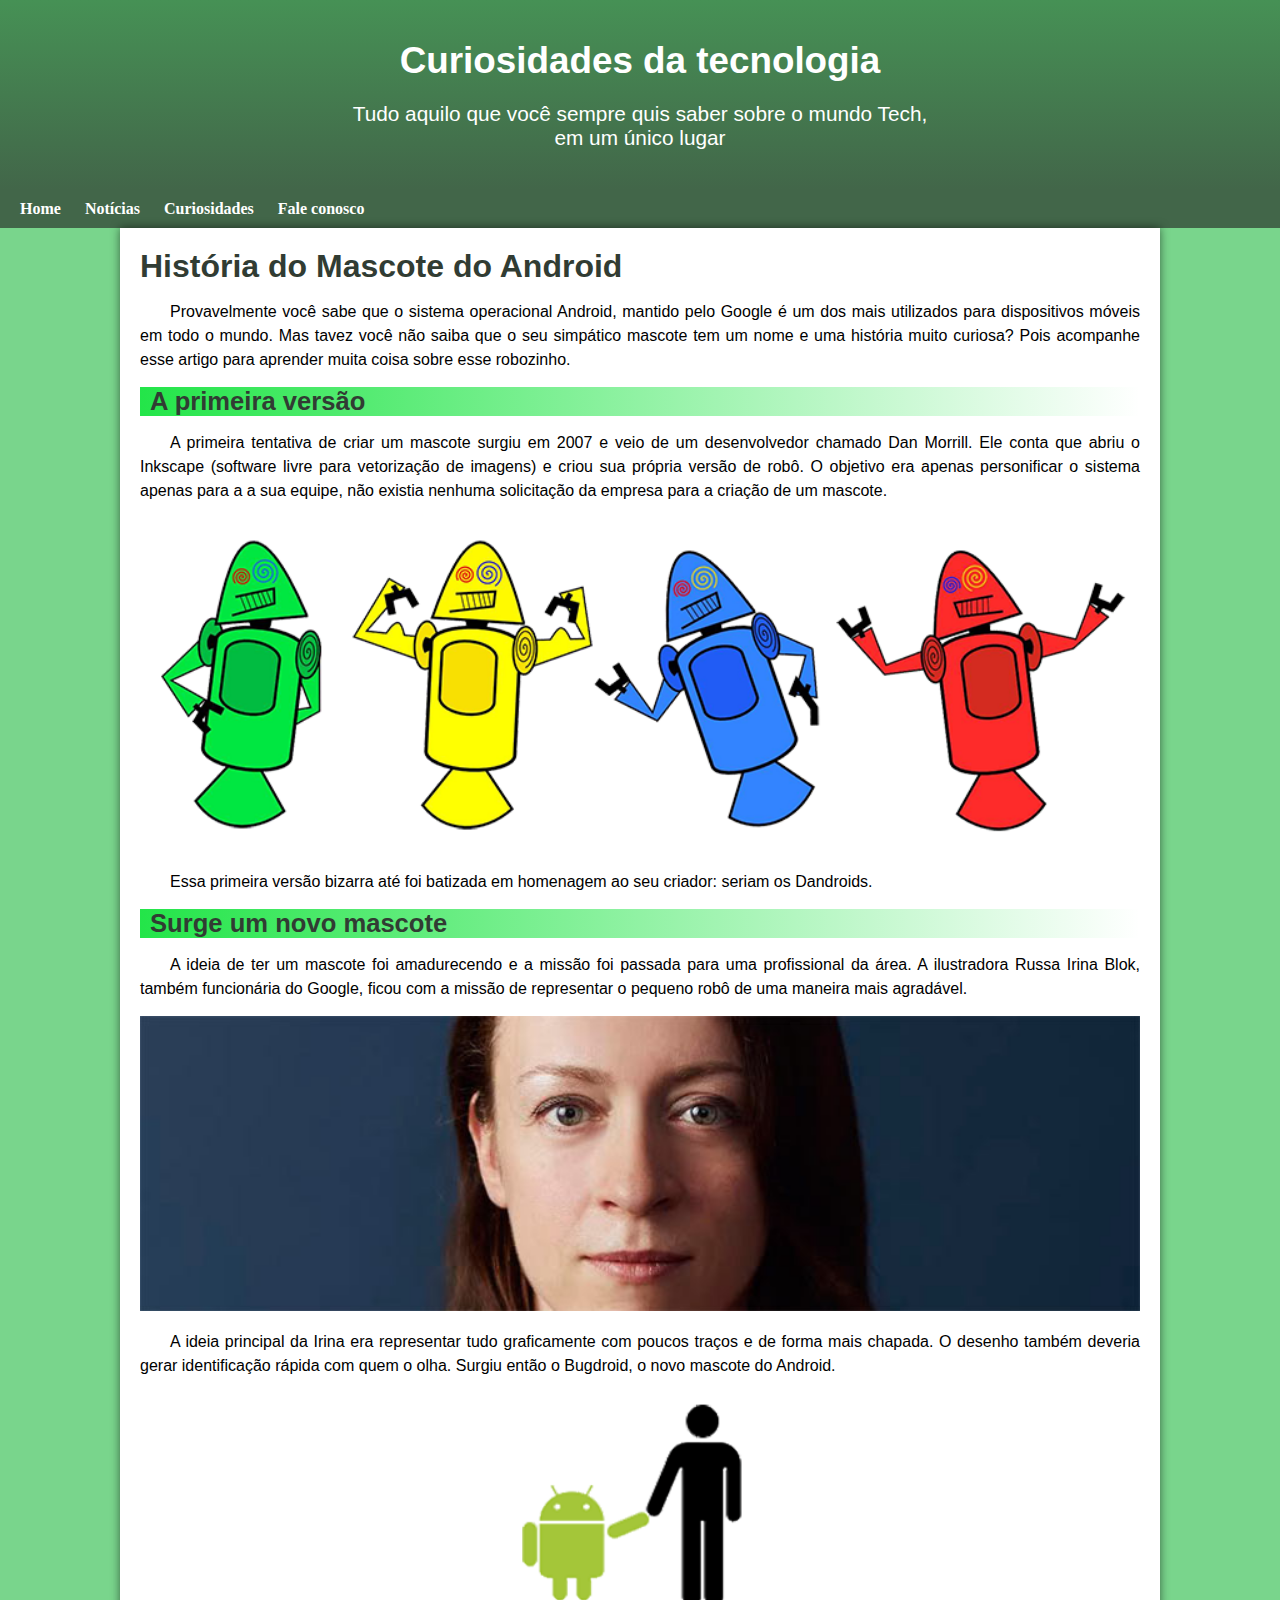
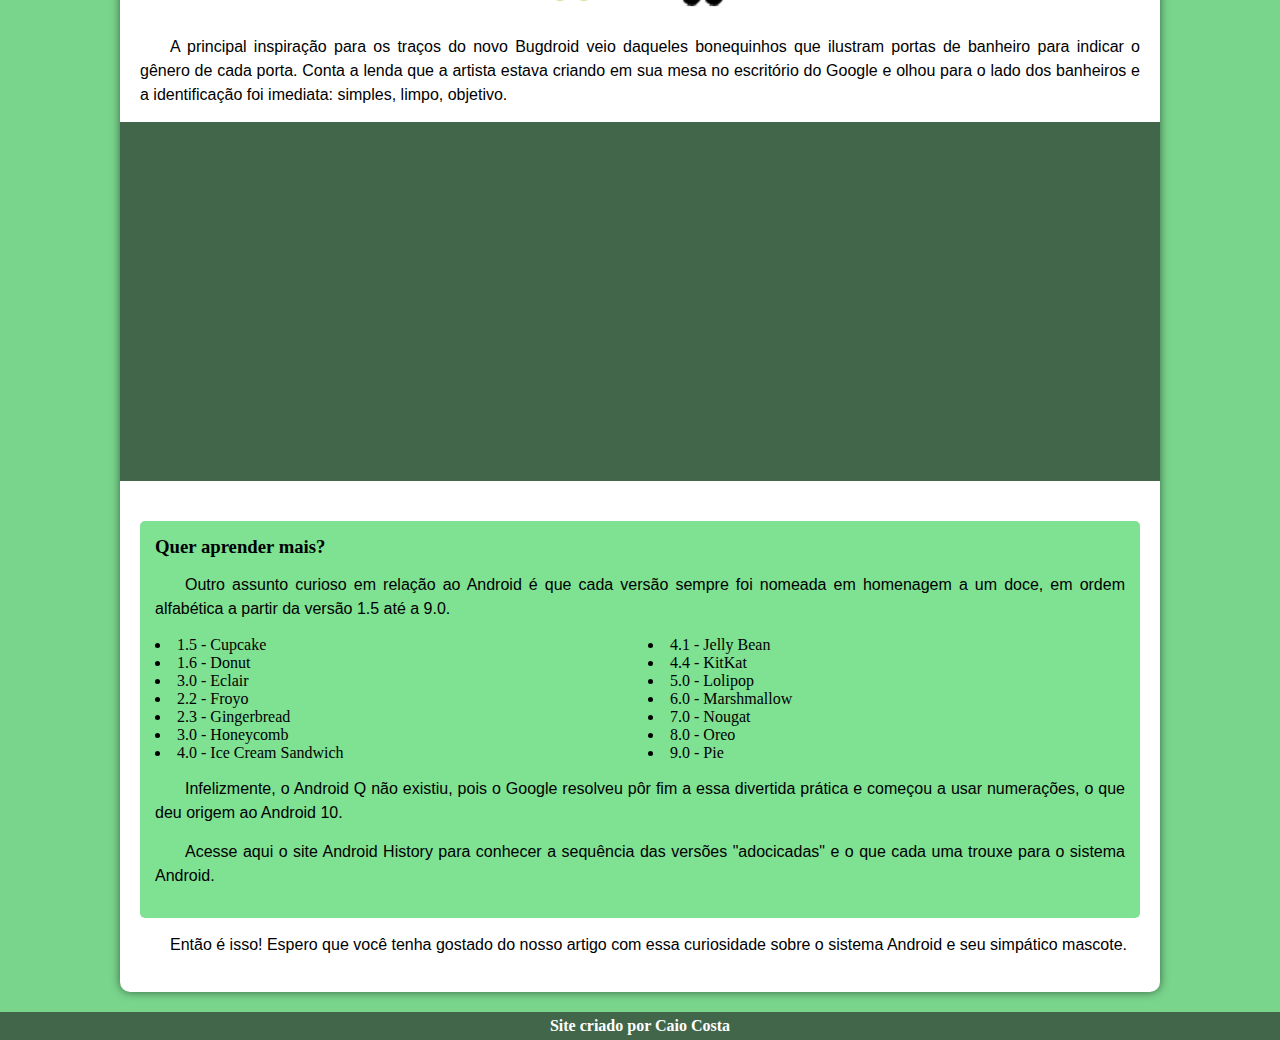
<file: projeto1/index.html>
<!DOCTYPE html>
<html lang="pt-br">
<head>
    <meta charset="UTF-8">
    <meta name="viewport" content="width=device-width, initial-scale=1.0">
    <title>Desafio curso em video resolvido</title>
    <link rel="stylesheet" href="style/style.css">
    <link rel="shortcut icon" href="imagens/favicon.ico" type="image/x-icon">
</head>
<body>
    <header>
        <h1>Curiosidades da tecnologia</h1>

        <p>Tudo aquilo que você sempre quis saber sobre o mundo Tech, em um único lugar</p>
    </header>

    <menu>
        <a href="#">Home</a>
        <a href="#">Notícias</a>
        <a href="#">Curiosidades</a>
        <a href="#">Fale conosco</a>
    </menu>

    <main>
        
            <h1>História do Mascote do Android</h1>

            <p>
                Provavelmente você sabe que o sistema operacional Android, mantido pelo Google é um dos mais utilizados para dispositivos móveis em
                todo o mundo. Mas tavez você não saiba que o seu simpático mascote tem um nome e uma história muito curiosa? Pois acompanhe esse
                artigo para aprender muita coisa sobre esse robozinho.
            </p>

            <h2>A primeira versão</h2>

            <p>
                A primeira tentativa de criar um mascote surgiu em 2007 e veio de um desenvolvedor chamado Dan Morrill. Ele conta que abriu o
                Inkscape (software livre para vetorização de imagens) e criou sua própria versão de robô. O objetivo era apenas personificar o
                sistema apenas para a a sua equipe, não existia nenhuma solicitação da empresa para a criação de um mascote.
            </p>

            <picture>
                <source media="(max-width: 600px)" srcset="imagens/dan-droids-pq.png">
                <img src="imagens/dan-droids.png" alt="">
            </picture>

            <p>Essa primeira versão bizarra até foi batizada em homenagem ao seu criador: seriam os Dandroids.</p>

            <h2>Surge um novo mascote</h2>

            <p>
                A ideia de ter um mascote foi amadurecendo e a missão foi passada para uma profissional da área. A ilustradora Russa Irina Blok,
                também funcionária do Google, ficou com a missão de representar o pequeno robô de uma maneira mais agradável.
            </p>

            <picture>
                <source media="(max-width: 600px)" srcset="imagens/irina-blok-pq.jpg">
                <img src="imagens/irina-blok.jpg" alt="">
            </picture>

            <p>
                A ideia principal da Irina era representar tudo graficamente com poucos traços e de forma mais chapada. O desenho também deveria
                gerar identificação rápida com quem o olha. Surgiu então o Bugdroid, o novo mascote do Android.
            </p>

            <img class="pequena" src="imagens/bugdroid.png" alt="">

            <p>
                A principal inspiração para os traços do novo Bugdroid veio daqueles bonequinhos que ilustram portas de banheiro para indicar o
                gênero de cada porta. Conta a lenda que a artista estava criando em sua mesa no escritório do Google e olhou para o lado dos
                banheiros e a identificação foi imediata: simples, limpo, objetivo.
            </p>

            <div class="centralizado">
                <iframe width="560" height="315" src="https://www.youtube.com/embed/l2UDgpLz20M?si=xhtxpOkWSAqg8GGv" title="YouTube video player" 
                frameborder="0" allow="accelerometer; autoplay; clipboard-write; encrypted-media; gyroscope; picture-in-picture; web-share" 
                allowfullscreen>
                </iframe>
            </div>

        <aside>
            <h3>Quer aprender mais?</h3> 

            <p>
                Outro assunto curioso em relação ao Android é que cada versão sempre foi nomeada em homenagem a um doce, em ordem alfabética a
                partir da versão 1.5 até a 9.0.
            </p>

            <ul>
                <li>1.5 - Cupcake</li>
                <li>1.6 - Donut</li>
                <li>3.0 - Eclair</li>
                <li>2.2 - Froyo</li>
                <li>2.3 - Gingerbread</li>
                <li>3.0 - Honeycomb</li>
                <li>4.0 - Ice Cream Sandwich</li>
                <li>4.1 - Jelly Bean</li>
                <li>4.4 - KitKat</li>
                <li>5.0 - Lolipop</li>
                <li>6.0 - Marshmallow</li>
                <li>7.0 - Nougat</li>
                <li>8.0 - Oreo</li>
                <li>9.0 - Pie</li>
            </ul>

            <p>
                Infelizmente, o Android Q não existiu, pois o Google resolveu pôr fim a essa divertida prática e começou a usar numerações, o
                que deu origem ao Android 10.
            </p>

            <p>
                Acesse aqui o site Android History para conhecer a sequência das versões "adocicadas" e o que cada uma trouxe para o sistema Android.
            </p>
            
        </aside>
        </div>

            <p>Então é isso! Espero que você tenha gostado do nosso artigo com essa curiosidade sobre o sistema Android e seu simpático mascote.</p>
         
        </div>
    </main>

    <footer>
        <p>Site criado por Caio Costa</p>
    </footer>

</body>
</html>
</file>
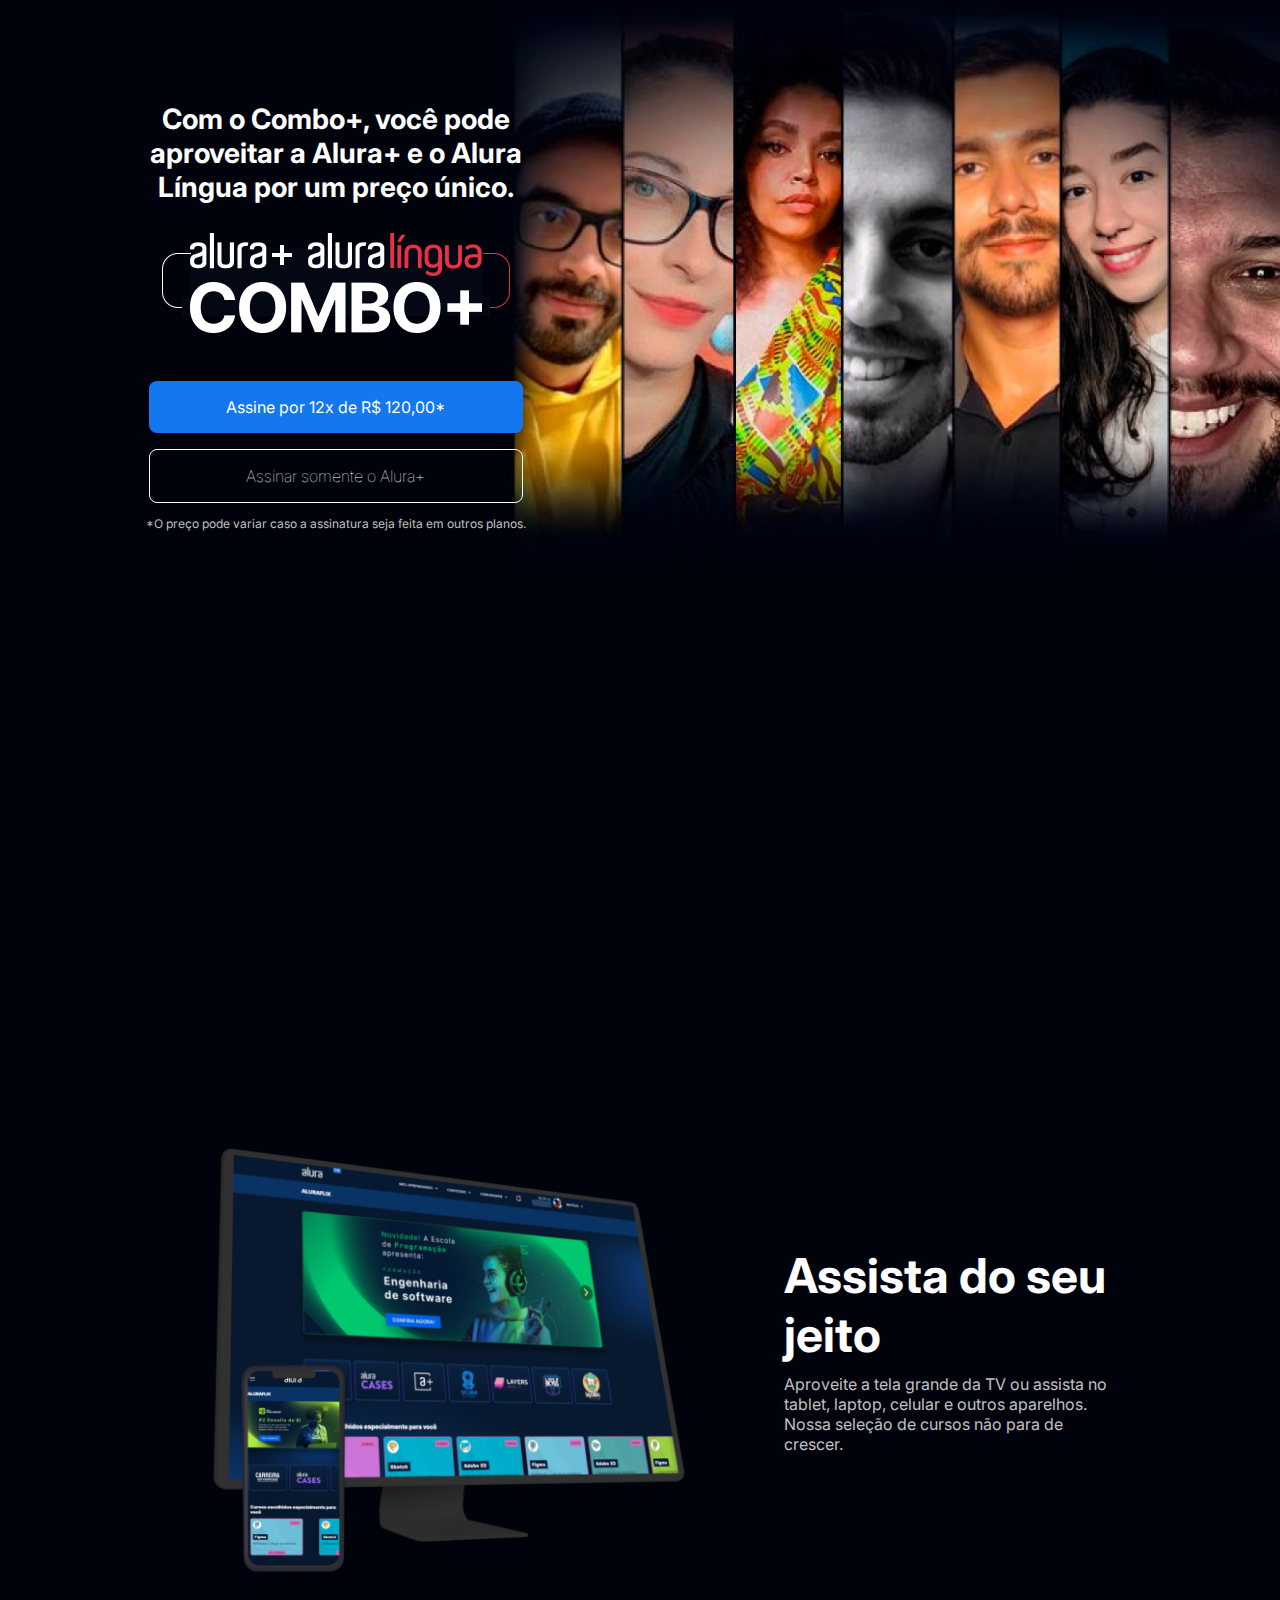
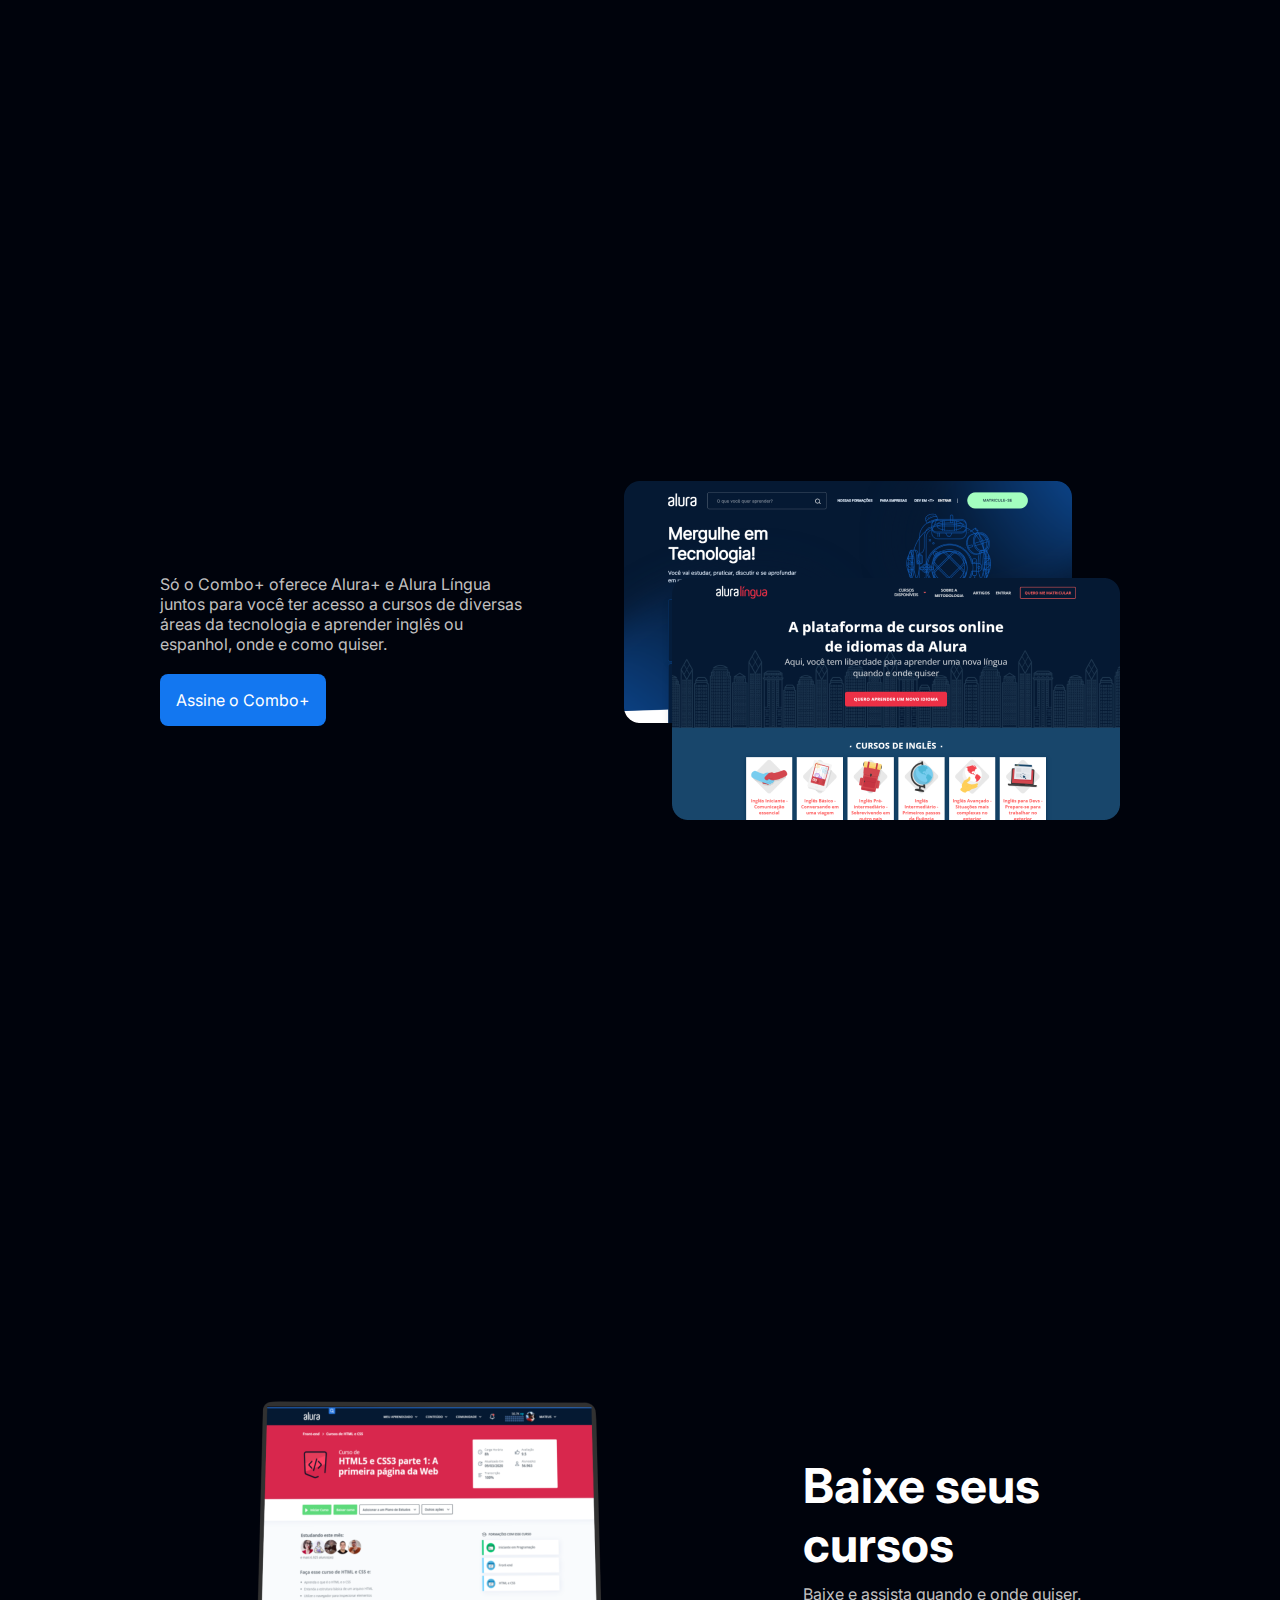
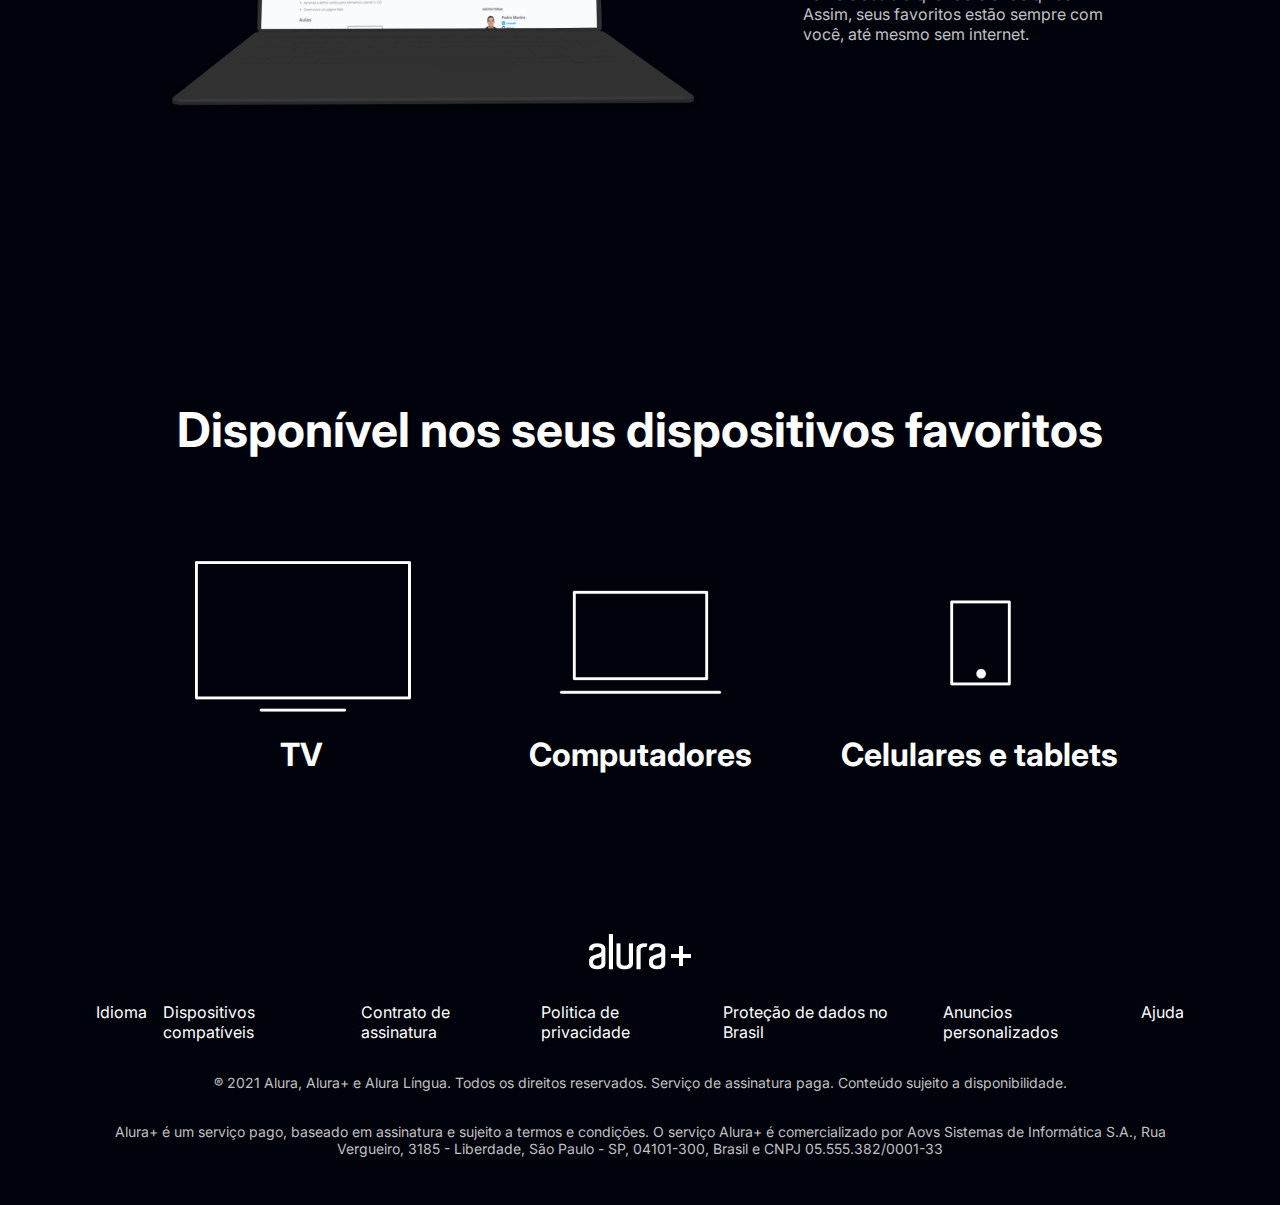
<file: projeto3/index.html>
<!DOCTYPE html>
<html lang="pt-br">
<head>
    <meta charset="UTF-8">
    <meta name="viewport" content="width=device-width, initial-scale=1.0">
    <title>Document</title>
    <link rel="stylesheet" href="estilos/style.css">
    <link rel="preconnect" href="https://fonts.googleapis.com">
    <link rel="preconnect" href="https://fonts.gstatic.com" crossorigin>
    <link href="https://fonts.googleapis.com/css2?family=Inter:opsz@14..32&display=swap" rel="stylesheet">

</head>
<body>
    <section class="container principal">

        <div class="container__conteudo">

            <h1 class="conteudo__titulo">Com o Combo+, você pode aproveitar a Alura+ e o Alura Língua por um preço único.</h1>
            <img src="assets/Combo.png" alt="Titulo" class="conteudo__imagem">

            <div class="botoes">
                <a href="https://www.alura.com.br/" class="botoes__botao">Assine por 12x de R$ 120,00*</a>
                <a href="https://www.alura.com.br/" class="botoes__botao botao__secundario">Assinar somente o Alura+</a>
            </div>

            <p class="container__aviso">*O preço pode variar caso a assinatura seja feita em outros planos.</p>

        </div>

    </section>

    <section class="container secundario">
        <img src="assets/Plataformas.png" alt="" class="container__imagem">

        <div class="container__descricao">
            <h2 class="descricao__titulo">Assista do seu jeito</h2>
            <p class="descricao__paragrafo">Aproveite a tela grande da TV ou assista no tablet, laptop, celular e outros aparelhos. Nossa seleção de cursos não para de crescer.</p>
        </div>
    </section>

    <section class="container secundario">

        <div class="container__descricao">
            <p class="descricao__paragrafo">Só o Combo+ oferece Alura+ e Alura Língua juntos para você ter acesso a cursos de diversas áreas da tecnologia e aprender inglês ou espanhol, onde e como quiser.</p>
            <a href="https://www.alura.com.br/" class="botoes__botao botao__pequeno">Assine o Combo+</a>
        </div>

        <img src="assets/Telas.png" alt="">

    </section>

    <section class="container secundario">
        <img src="assets/Notebook.png" alt="">

        <div class="container__descricao">
            <h2 class="descricao__titulo">Baixe seus cursos</h2>
            <p class="descricao__paragrafo">Baixe e assista quando e onde quiser. Assim, seus favoritos estão sempre com você, até mesmo sem internet.</p>
        </div>
    </section>

    <section class="dispositivos">
        <h2 class="dispositivos__titulo">Disponível nos seus dispositivos favoritos</h2>
        <ul class="dispositivos__lista">
            <li>
                <img src="assets/tv.png" alt="Televisão">
                <h3 class="lista__item">TV</h3>
            </li>
            <li>
                <img src="assets/computador.png" alt="Notebook">
                <h3 class="lista__item">Computadores</h3>
            </li>
            <li>
                <img src="assets/celular.png" alt="Celular">
               <h3 class="lista__item">Celulares e tablets</h3> 
            </li>
        </ul>
    </section>

    <footer>
        <img src="assets/Logo.png" alt="">

        <ul class="rodape__lista">
            <li>
                <a href="#" class="rodape__links">Idioma</a>
            </li>
            <li>
                <a href="#" class="rodape__links">Dispositivos compatíveis</a>
            </li>
            <li>
                <a href="#" class="rodape__links">Contrato de assinatura</a>
            </li>
            <li>
                <a href="#" class="rodape__links">Politica de privacidade</a>
            </li>
            <li>
               <a href="#" class="rodape__links">Proteção de dados no Brasil</a>
            </li>
            <li>
                <a href="#" class="rodape__links">Anuncios personalizados</a>
            </li>
            <li>
                <a href="#" class="rodape__links">Ajuda</a>
            </li>
        </ul>
        
        <p class="rodape__texto">® 2021 Alura, Alura+ e Alura Língua. Todos os direitos reservados. Serviço de assinatura paga. Conteúdo sujeito a disponibilidade.
        </p>

        <p class="rodape__texto">Alura+ é um serviço pago, baseado em assinatura e sujeito a termos e condições. O serviço Alura+ é comercializado por Aovs Sistemas de Informática S.A., Rua Vergueiro, 3185 - Liberdade, São Paulo - SP, 04101-300, Brasil e CNPJ 05.555.382/0001-33</p>
    </footer>
</body>
</html>
</file>
<file: projeto1/style/style.css>
:root {
    --cor0: #3BBB55;
    --cor1: #469155;
    --cor2: #23E549;
    --cor3: #426649;
    --cor4: #313C33;
    
    --fonte-padrao: Arial, Helvetica, sans-serif;
    --fonte-secundaria: 'Lucida Sans', 'Lucida Sans Regular', 'Lucida Grande', 'Lucida Sans Unicode', Geneva, Verdana, sans-serif;
}

* {
    margin: 0px;
    padding: 0px;
}

body {
    background-color: #50c868c3;
    font-family: 
}

header {
    background-image: linear-gradient(to bottom, var(--cor1), var(--cor3));
    min-height: 150px;
    text-align: center;
    padding-top: 40px;
}

header > h1 {
    font-family: var(--fonte-secundaria);
    color: white;
    margin-bottom: 20px;
    font-size: 2.3em
}

header > p {
    color: white;
    font-family: var(--fonte-padrao);
    max-width: 600px;
    margin: auto;
    padding-left: 10px;
    padding-right: 10px;
    font-size: 1.3em;
    

}

menu {
    background-color: var(--cor3);
    padding: 10px;
}

menu a {
    text-decoration: none;
    color: white;
    padding: 10px;
    transition-duration: 0.5s;
    font-weight: bold;
}

menu a:hover {
    color: var(--cor0);
    background-color: var(--cor1);
    border-radius: 5px;
    
}

main {
    background-color: white;
    max-width: 1000px;
    min-width: 300px;
    margin: auto;
    margin-bottom: 20px;
    box-shadow: 0px 0px 10px rgba(0, 0, 0, 0.538);
    border-bottom-left-radius: 10px;
    border-bottom-right-radius: 10px;
    padding: 20px;
}

main  h1 {
    font-family: var(--fonte-secundaria);
    color: var(--cor4);
}

main h2 {
    font-family: var(--fonte-secundaria);
    font-size: 1.6em;
    color: var(--cor4);
    background-image: linear-gradient(to right, var(--cor2), transparent);
    padding-left: 10px;
}

main p {
    font-family: var(--fonte-padrao);
    text-align: justify;
    margin: 15px 0px;
    line-height: 1.5em;
    text-indent: 30px;
}

main img {
    width: 100%;
}

main img.pequena {
    display: block;
    margin: auto;
    max-width: 350px;
}

.centralizado {
    text-align: center;
    background-color: #426649;
    margin: 0px -20px 40px -20px;
    padding: 20px;
}

aside {
    background-color: #67db7ed7;
    padding: 15px;
    border-radius: 5px;
}

aside ul {
    list-style-position: inside;
    columns: 2;
}

footer {
    color: white;
    background-color: var(--cor3);
    text-align: center;

}

footer p {
    padding: 5px;
    font-weight: bold;
}
</file>
<file: projeto3/estilos/style.css>
:root {
    --branco-princiapl: #ffffff;
    --cinza-secundario: #C0C0C0;
    --botao-azul: #1377f0;
    --cor-de-fundo: #00030C;
    --fonte-principal: "Inter";
    --cor-azul-efeito: #2d6dbb;
}

body {
    background-color: var(--cor-de-fundo);
    color: var(--branco-princiapl);
    font-family: var(--fonte-principal);
    font-size: 16px;
    font-weight: 400;
}

* {
    padding: 0;
    margin: 0;
}

.principal {
    background-image: url("../assets/Background.png");
    background-repeat: no-repeat;
    background-size: contain;
}

.container {
    height: 100vh;
}

.container__conteudo {
    width: 45%;
    display: flex;
    flex-direction: column;
    align-items: center;
    padding-top: 8%;
    margin-left: 3em;
}

.conteudo__titulo {
    font-size: 28px;
    text-align: center;
    font-weight: bolder;
    width: 75%;
}

.conteudo__imagem {
    margin: 1.8rem 0 2.5rem 0;
}

.botoes {
    display: flex;
    flex-direction: column;
    width: 65%;
    gap: 1rem;
    margin-bottom: 0.8rem;

}

.botoes__botao {
    background-color: var(--botao-azul);
    border-radius: 8px;
    padding: 1rem;
    color: var(--branco-princiapl);
    text-decoration: none;
    text-align: center;
    
}

.botao__secundario {
    background-color: transparent;
    border: 1px solid var(--branco-princiapl);
    font-weight: lighter;
}

.container__aviso {
    font-size: 12px;
    color: var(--cinza-secundario);
}

.secundario {
    display: flex;
    align-items: center;
    margin: 0 10em;
    gap: 6em;
}

.container__imagem {
    width: 50%;
    margin-left: 3em;
}

.descricao__titulo {
    font-size: 48px;
    font-weight: 700;
    margin-bottom: 0.2em;
}

.descricao__paragrafo {
    color: var(--cinza-secundario);
}

.botao__pequeno {
    margin-top: 1.2em;
    display: inline-block;
}

.dispositivos {
    text-align: center;
}

.dispositivos__titulo {
    font-size: 48px;
}

.dispositivos__lista {
    display: flex;
    justify-content: center;
    list-style-type: none;
    margin: 5em 0;
}

.lista__item {
    font-size: 32px;
}

footer {
    display: flex;
    flex-direction: column;
    gap: 2em;
    align-items: center;
    margin: 10em 6em 3em 6em;
}

.rodape__lista {
    display: flex;
    gap: 1em;
    list-style: none;
}

.rodape__links {
    text-decoration: none;
    color: var(--branco-princiapl);
}

.rodape__links:hover {
    color: var(--botao-azul);
}

.rodape__texto {
    font-size: 14px;
    color: var(--cinza-secundario);
    text-align: center;
}

.botoes__botao:hover {
    background-color: var(--cor-azul-efeito);
    color: var(--cor-de-fundo);
}
</file>
